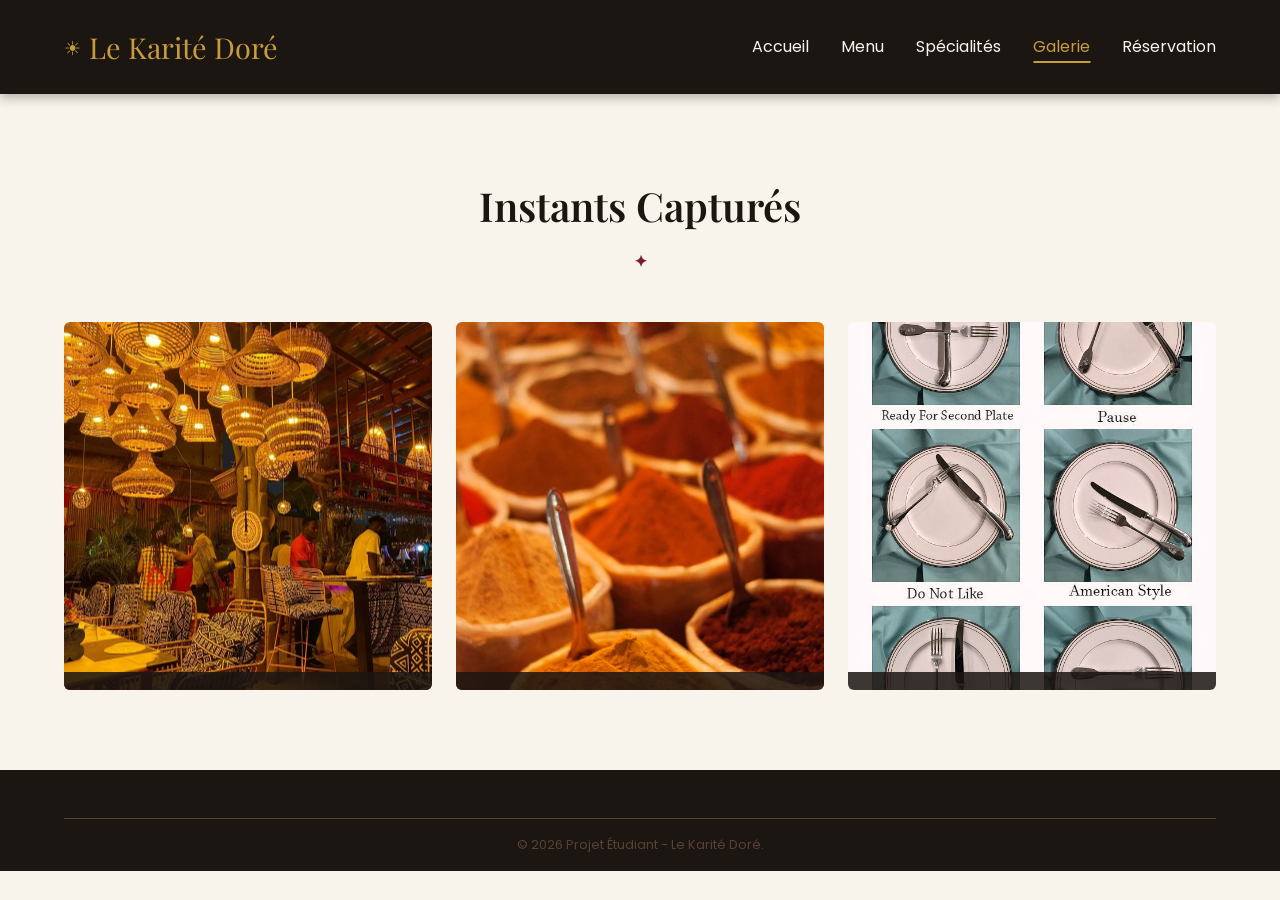
<file: galerie.html>
<!DOCTYPE html>
<html lang="fr">
<head>
    <meta charset="UTF-8">
    <meta name="viewport" content="width=device-width, initial-scale=1.0">
    <title>Galerie Visuelle | Le Karité Doré</title>
    <link rel="stylesheet" href="css/style.css">
</head>
<body>

    <header>
        <div class="logo">
            <span class="logo-symbole">☀</span> Le Karité Doré
        </div>
        <nav>
            <ul class="nav-links">
                <li><a href="index.html">Accueil</a></li>
                <li><a href="menu.html">Menu</a></li>
                <li><a href="specialites.html">Spécialités</a></li>
                <li><a href="galerie.html" class="active">Galerie</a></li>
                <li><a href="reservation.html">Réservation</a></li>
            </ul>
        </nav>
    </header>

    <section>
        <h1 class="section-title">Instants Capturés</h1>
        
        <div class="gallery-grid">
            <div class="gallery-item">
                <img src="image/salle.jpg" alt="La salle">
                <span class="gallery-caption">Notre Havre Chaleureux</span>
            </div>
            <div class="gallery-item">
                <img src="image/epice.jpg" alt="Les couleurs">
                <span class="gallery-caption">Épices & Précision</span>
            </div>
            <div class="gallery-item">
                <img src="image/service.jpg" alt="Partage">
                <span class="gallery-caption">L'Art de Recevoir</span>
            </div>
        </div>
    </section>

    <footer>
        <div class="footer-bottom">
            <p>&copy; 2026 Projet Étudiant - Le Karité Doré.</p>
        </div>
    </footer>

    <script src="js/script.js"></script>
</body>
</html>
</file>
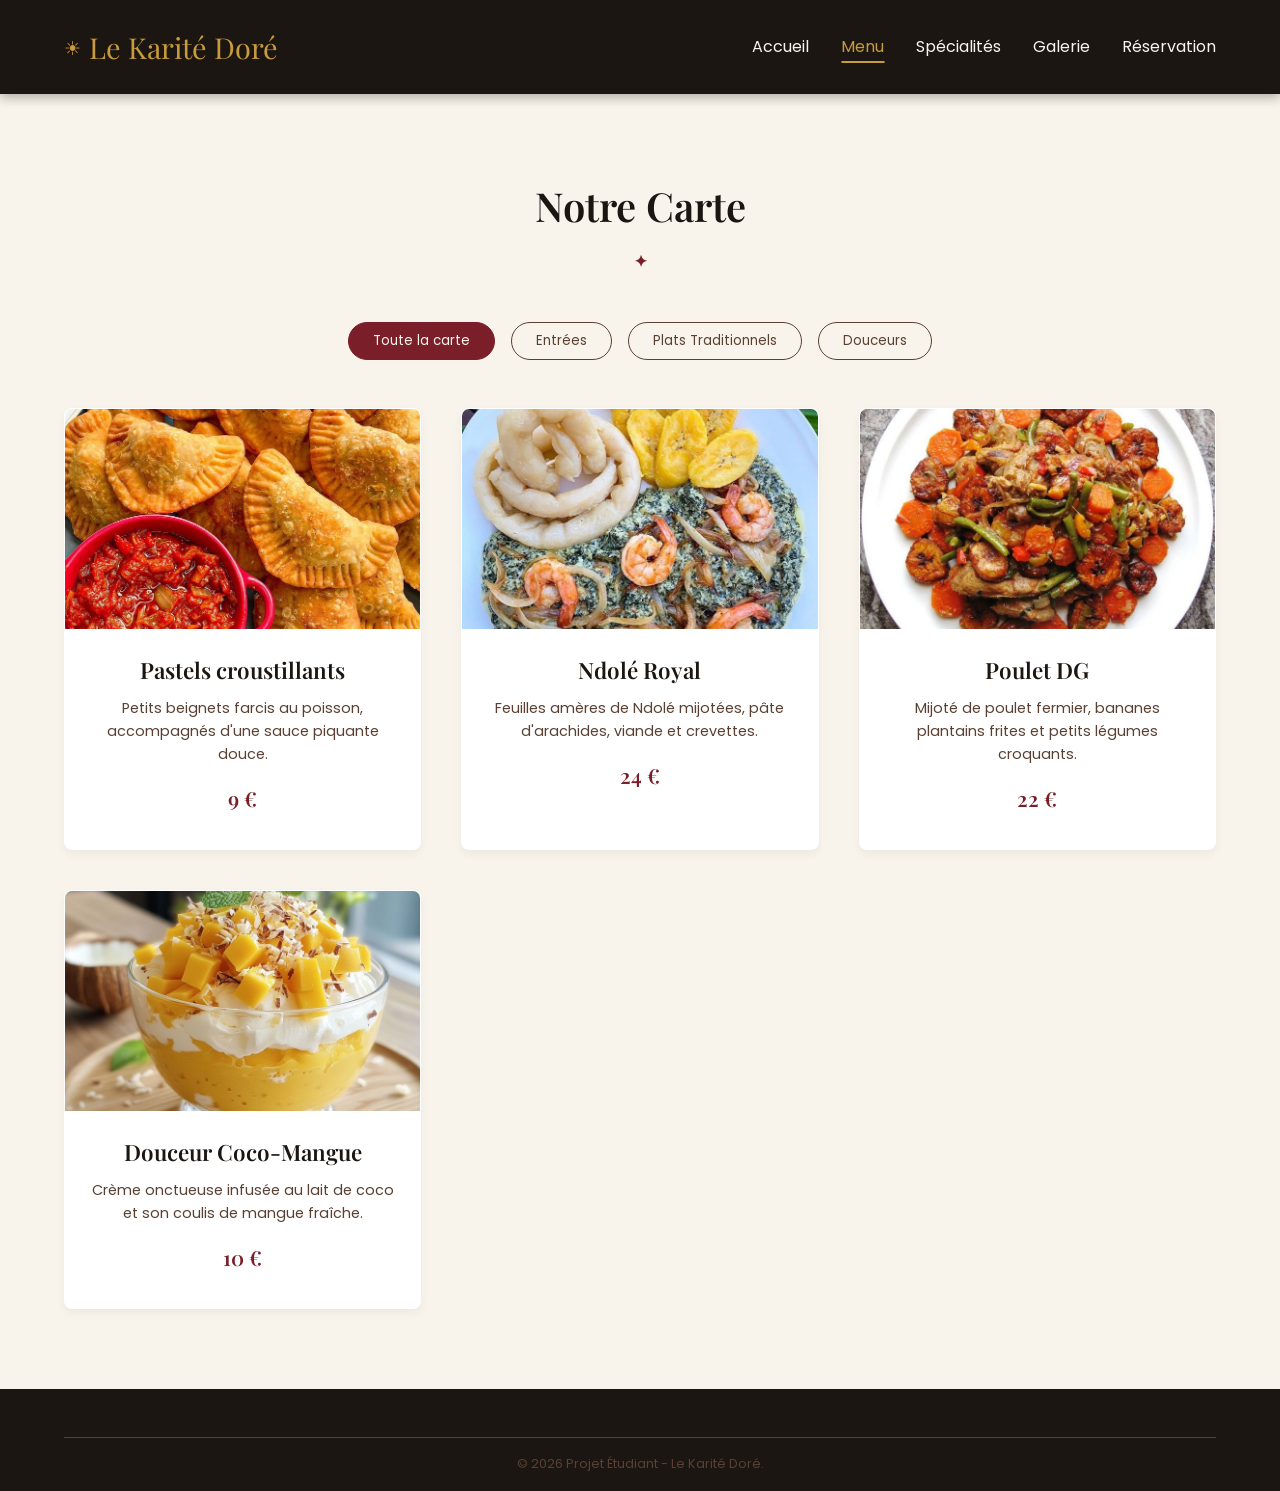
<file: menu.html>
<!DOCTYPE html>
<html lang="fr">
<head>
    <meta charset="UTF-8">
    <meta name="viewport" content="width=device-width, initial-scale=1.0">
    <title>Notre Carte | Le Karité Doré</title>
    <link rel="stylesheet" href="css/style.css">
</head>
<body>

    <header>
        <div class="logo">
            <span class="logo-symbole">☀</span> Le Karité Doré
        </div>
        <nav>
            <ul class="nav-links">
                <li><a href="index.html">Accueil</a></li>
                <li><a href="menu.html" class="active">Menu</a></li>
                <li><a href="specialites.html">Spécialités</a></li>
                <li><a href="galerie.html">Galerie</a></li>
                <li><a href="reservation.html">Réservation</a></li>
            </ul>
        </nav>
    </header>

    <section>
        <h1 class="section-title">Notre Carte</h1>
        
        <div class="filters">
            <button class="filter-btn active" data-filter="all">Toute la carte</button>
            <button class="filter-btn" data-filter="entrees">Entrées</button>
            <button class="filter-btn" data-filter="plats">Plats Traditionnels</button>
            <button class="filter-btn" data-filter="desserts">Douceurs</button>
        </div>

        <div class="menu-grid">
            
            <div class="menu-card" data-category="entrees">
                <div class="card-img">
                    <img src="image/euvre.jpg" alt="Pastels">
                    <div class="card-overlay"></div>
                </div>
                <div class="card-content">
                    <h3 class="card-title">Pastels croustillants</h3>
                    <p class="card-desc">Petits beignets farcis au poisson, accompagnés d'une sauce piquante douce.</p>
                    <span class="card-price">9 €</span>
                    <p class="hover-desc">Recette traditionnelle fait maison.</p>
                </div>
            </div>

            <div class="menu-card" data-category="plats">
                <div class="card-img">
                    <img src="image/ndole.jpg" alt="Ndolé">
                    <div class="card-overlay"></div>
                </div>
                <div class="card-content">
                    <h3 class="card-title">Ndolé Royal</h3>
                    <p class="card-desc">Feuilles amères de Ndolé mijotées, pâte d'arachides, viande et crevettes.</p>
                    <span class="card-price">24 €</span>
                    <p class="hover-desc">Le joyau de notre chef.</p>
                </div>
            </div>

            <div class="menu-card" data-category="plats">
                <div class="card-img">
                    <img src="image/poulet.jpg" alt="Poulet DG">
                    <div class="card-overlay"></div>
                </div>
                <div class="card-content">
                    <h3 class="card-title">Poulet DG</h3>
                    <p class="card-desc">Mijoté de poulet fermier, bananes plantains frites et petits légumes croquants.</p>
                    <span class="card-price">22 €</span>
                    <p class="hover-desc">Gourmand et généreux.</p>
                </div>
            </div>

            <div class="menu-card" data-category="desserts">
                <div class="card-img">
                    <img src="image/verine.jpg" alt="Dessert">
                    <div class="card-overlay"></div>
                </div>
                <div class="card-content">
                    <h3 class="card-title">Douceur Coco-Mangue</h3>
                    <p class="card-desc">Crème onctueuse infusée au lait de coco et son coulis de mangue fraîche.</p>
                    <span class="card-price">10 €</span>
                    <p class="hover-desc">La note finale parfaite.</p>
                </div>
            </div>

        </div>
    </section>

    <footer>
        <div class="footer-bottom">
            <p>&copy; 2026 Projet Étudiant - Le Karité Doré.</p>
        </div>
    </footer>

    <script src="js/script.js"></script>
</body>
</html>
</file>
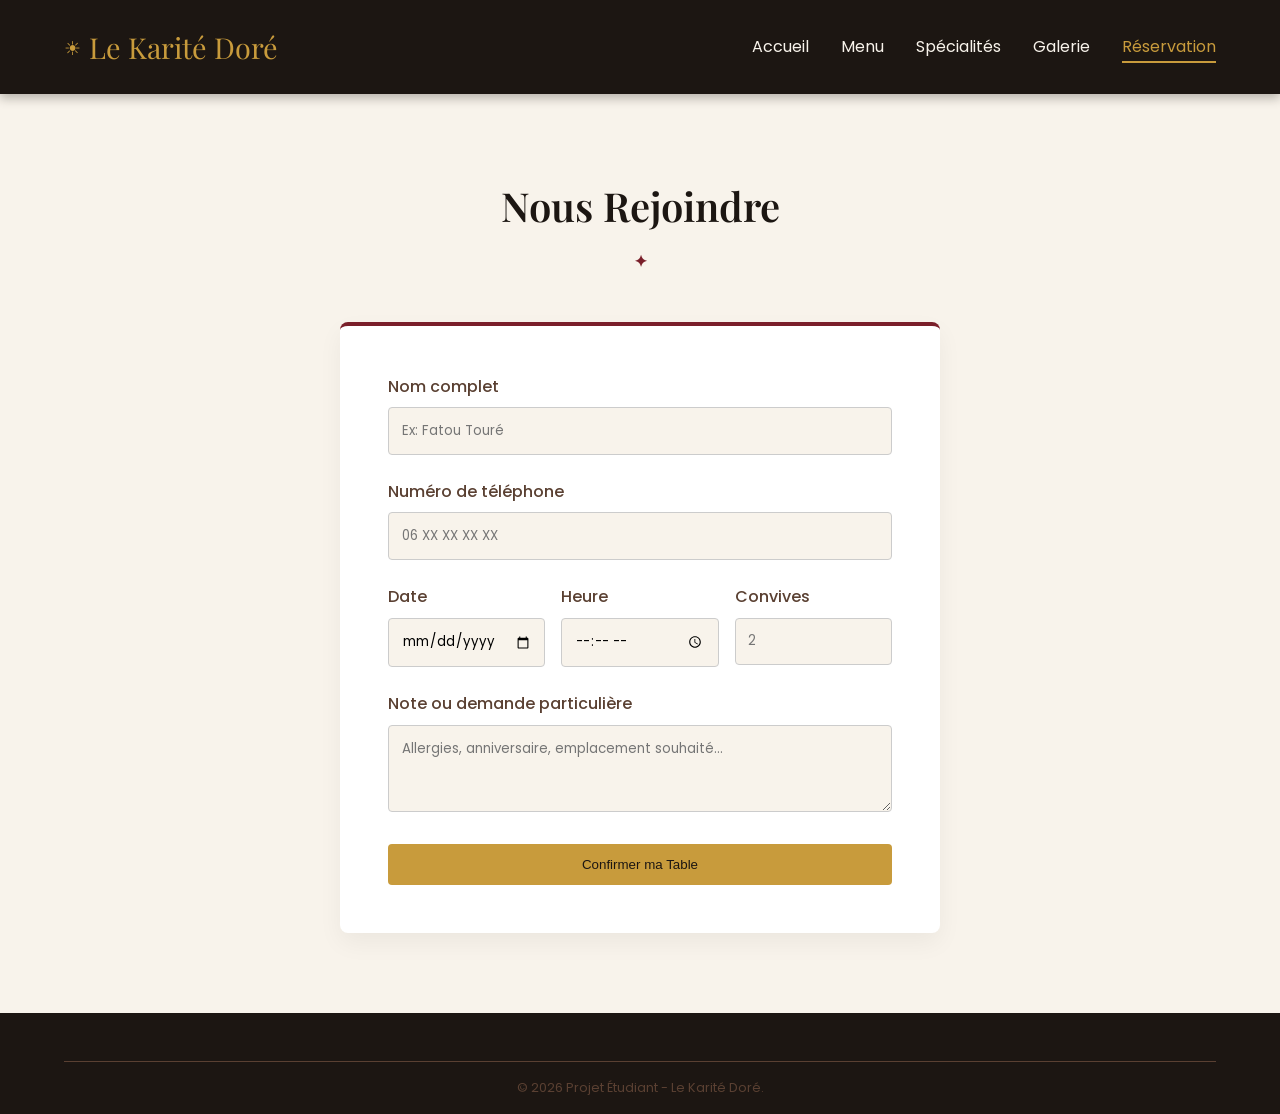
<file: reservation.html>
<!DOCTYPE html>
<html lang="fr">
<head>
    <meta charset="UTF-8">
    <meta name="viewport" content="width=device-width, initial-scale=1.0">
    <title>Réserver une Table | Le Karité Doré</title>
    <link rel="stylesheet" href="css/style.css">
</head>
<body>

    <header>
        <div class="logo">
            <span class="logo-symbole">☀</span> Le Karité Doré
        </div>
        <nav>
            <ul class="nav-links">
                <li><a href="index.html">Accueil</a></li>
                <li><a href="menu.html">Menu</a></li>
                <li><a href="specialites.html">Spécialités</a></li>
                <li><a href="galerie.html">Galerie</a></li>
                <li><a href="reservation.html" class="active">Réservation</a></li>
            </ul>
        </nav>
    </header>

    <div id="popup-msg" class="popup">
        ✦ Votre demande de réservation a été validée avec succès !
    </div>

    <section>
        <h1 class="section-title">Nous Rejoindre</h1>
        
        <div class="reservation-container">
            <form id="reservation-form">
                <div class="form-group">
                    <label for="nom">Nom complet</label>
                    <input type="text" id="nom" class="form-control" required placeholder="Ex: Fatou Touré">
                </div>
                
                <div class="form-group">
                    <label for="tel">Numéro de téléphone</label>
                    <input type="tel" id="tel" class="form-control" required placeholder="06 XX XX XX XX">
                </div>

                <div style="display: flex; gap: 1rem; flex-wrap: wrap;">
                    <div class="form-group" style="flex: 1; min-width: 120px;">
                        <label for="date">Date</label>
                        <input type="date" id="date" class="form-control" required>
                    </div>
                    <div class="form-group" style="flex: 1; min-width: 120px;">
                        <label for="heure">Heure</label>
                        <input type="time" id="heure" class="form-control" required>
                    </div>
                    <div class="form-group" style="flex: 1; min-width: 120px;">
                        <label for="convives">Convives</label>
                        <input type="number" id="convives" class="form-control" min="1" max="12" placeholder="2" required>
                    </div>
                </div>

                <div class="form-group">
                    <label for="note">Note ou demande particulière</label>
                    <textarea id="note" class="form-control" rows="3" placeholder="Allergies, anniversaire, emplacement souhaité..."></textarea>
                </div>

                <button type="submit" class="btn" style="width: 100%;">Confirmer ma Table</button>
            </form>
        </div>
    </section>

    <footer>
        <div class="footer-bottom">
            <p>&copy; 2026 Projet Étudiant - Le Karité Doré.</p>
        </div>
    </footer>

    <script src="js/script.js"></script>
</body>
</html>
</file>
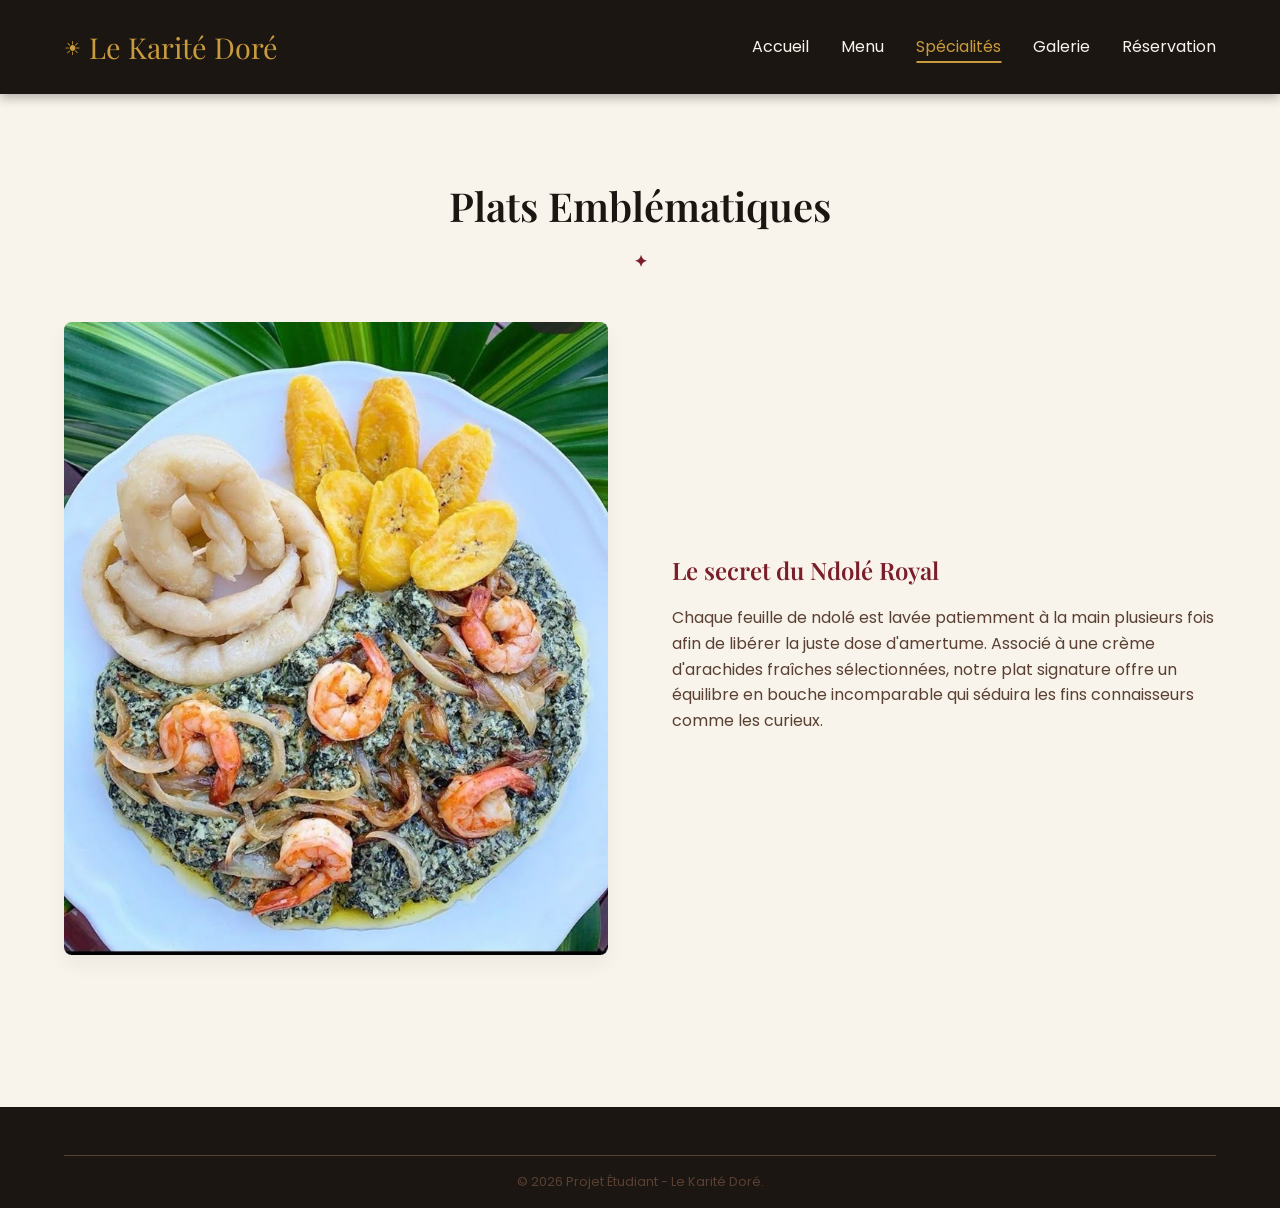
<file: specialites.html>
<!DOCTYPE html>
<html lang="fr">
<head>
    <meta charset="UTF-8">
    <meta name="viewport" content="width=device-width, initial-scale=1.0">
    <title>Nos Spécialités | Le Karité Doré</title>
    <link rel="stylesheet" href="css/style.css">
</head>
<body>

    <header>
        <div class="logo">
            <span class="logo-symbole">☀</span> Le Karité Doré
        </div>
        <nav>
            <ul class="nav-links">
                <li><a href="index.html">Accueil</a></li>
                <li><a href="menu.html">Menu</a></li>
                <li><a href="specialites.html" class="active">Spécialités</a></li>
                <li><a href="galerie.html">Galerie</a></li>
                <li><a href="reservation.html">Réservation</a></li>
            </ul>
        </nav>
    </header>

    <section>
        <h1 class="section-title">Plats Emblématiques</h1>
        
        <div style="display: flex; flex-wrap: wrap; gap: 4rem; align-items: center; margin-bottom: 4rem;">
            <div style="flex: 1; min-width: 300px;">
                <img src="image/ndole.jpg" alt="Focus Ndolé" style="width: 100%; border-radius: 8px; box-shadow: 0 10px 20px rgba(0,0,0,0.05);">
            </div>
            <div style="flex: 1; min-width: 300px;">
                <h2 style="color: var(--bordeaux); margin-bottom: 1rem;">Le secret du Ndolé Royal</h2>
                <p style="color: var(--moka);">Chaque feuille de ndolé est lavée patiemment à la main plusieurs fois afin de libérer la juste dose d'amertume. Associé à une crème d'arachides fraîches sélectionnées, notre plat signature offre un équilibre en bouche incomparable qui séduira les fins connaisseurs comme les curieux.</p>
            </div>
        </div>
    </section>

    <footer>
        <div class="footer-bottom">
            <p>&copy; 2026 Projet Étudiant - Le Karité Doré.</p>
        </div>
    </footer>

    <script src="js/script.js"></script>
</body>
</html>
</file>
<file: css/style.css>
/* =========================================
   RESET & VARIABLES
========================================= */
@import url('https://fonts.googleapis.com/css2?family=Playfair+Display:ital,wght@0,400;0,600;1,400&family=Poppins:wght@300;400;500&display=swap');

:root {
  --noir-profond: #1C1612;
  --bordeaux: #7A1F2A;
  --or-chaud: #C89B3C;
  --creme: #F8F3EB;
  --moka: #5A4032;
  
  --font-titre: 'Playfair Display', serif;
  --font-texte: 'Poppins', sans-serif;
}

* {
  margin: 0;
  padding: 0;
  box-sizing: border-box;
}

body {
  background-color: var(--creme);
  color: var(--noir-profond);
  font-family: var(--font-texte);
  line-height: 1.6;
}

h1, h2, h3 {
  font-family: var(--font-titre);
  font-weight: 600;
}

a {
  text-decoration: none;
  color: inherit;
}

/* =========================================
   HEADER & NAVIGATION
========================================= */
header {
  background-color: var(--noir-profond);
  color: var(--creme);
  padding: 1.5rem 5%;
  display: flex;
  justify-content: space-between;
  align-items: center;
  position: sticky;
  top: 0;
  z-index: 100;
  box-shadow: 0 4px 10px rgba(28, 22, 18, 0.3);
}

.logo {
  font-family: var(--font-titre);
  font-size: 1.8rem;
  color: var(--or-chaud);
  display: flex;
  align-items: center;
  gap: 8px;
}

.logo-symbole {
  font-size: 1.2rem;
  color: var(--or-chaud);
}

.nav-links {
  list-style: none;
  display: flex;
  gap: 2rem;
}

/* Hover Effect : Liens de navigation (Soulignement centré) */
.nav-links a {
  position: relative;
  padding-bottom: 5px;
  transition: color 0.3s ease;
}

.nav-links a:hover, .nav-links a.active {
  color: var(--or-chaud);
}

.nav-links a::after {
  content: '';
  position: absolute;
  width: 0;
  height: 2px;
  bottom: 0;
  left: 50%;
  background-color: var(--or-chaud);
  transition: all 0.3s ease;
  transform: translateX(-50%);
}

.nav-links a:hover::after, .nav-links a.active::after {
  width: 100%;
}

/* =========================================
   BOUTONS
========================================= */
.btn {
  display: inline-block;
  background-color: var(--or-chaud);
  color: var(--noir-profond);
  padding: 0.8rem 2rem;
  border-radius: 4px;
  font-weight: 500;
  border: none;
  cursor: pointer;
  transition: all 0.4s ease;
  position: relative;
  overflow: hidden;
  z-index: 1;
}

/* Hover Effect : Boutons avec glissement de couleur */
.btn::before {
  content: '';
  position: absolute;
  top: 0;
  left: -100%;
  width: 100%;
  height: 100%;
  background-color: var(--bordeaux);
  transition: all 0.4s ease;
  z-index: -1;
}

.btn:hover::before {
  left: 0;
}

.btn:hover {
  color: var(--creme);
  transform: translateY(-3px);
  box-shadow: 0 5px 15px rgba(122, 31, 42, 0.4);
}

.btn-outline {
  background: transparent;
  border: 2px solid var(--or-chaud);
  color: var(--or-chaud);
}

/* =========================================
   HERO BANNER
========================================= */
.hero {
  height: 75vh;
  background: linear-gradient(rgba(28, 22, 18, 0.75), rgba(28, 22, 18, 0.75)), url(image/accueil.jpg) center/cover;
  display: flex;
  align-items: center;
  justify-content: center;
  text-align: center;
  color: var(--creme);
}

.hero-content h1 {
  font-size: 3.5rem;
  color: var(--or-chaud);
  margin-bottom: 1rem;
}

.hero-content p {
  font-size: 1.2rem;
  margin-bottom: 2rem;
  max-width: 600px;
}

/* =========================================
   SECTIONS GÉNÉRALES
========================================= */
section {
  padding: 5rem 5%;
}

.section-title {
  text-align: center;
  font-size: 2.5rem;
  color: var(--noir-profond);
  margin-bottom: 3rem;
  position: relative;
}

.section-title::after {
  content: '✦';
  display: block;
  font-size: 1rem;
  color: var(--bordeaux);
  margin-top: 10px;
}

/* =========================================
   PAGE MENU - FILTRES & CARTES
========================================= */
.filters {
  display: flex;
  justify-content: center;
  flex-wrap: wrap;
  gap: 1rem;
  margin-bottom: 3rem;
}

.filter-btn {
  background: transparent;
  border: 1px solid var(--moka);
  color: var(--moka);
  padding: 0.5rem 1.5rem;
  border-radius: 30px;
  cursor: pointer;
  transition: 0.3s ease;
  font-family: var(--font-texte);
}

.filter-btn:hover, .filter-btn.active {
  background: var(--bordeaux);
  color: var(--creme);
  border-color: var(--bordeaux);
}

.menu-grid {
  display: grid;
  grid-template-columns: repeat(auto-fit, minmax(300px, 1fr));
  gap: 2.5rem;
}

.menu-card {
  background: #fff;
  border-radius: 8px;
  overflow: hidden;
  box-shadow: 0 4px 10px rgba(0,0,0,0.05);
  transition: all 0.4s ease;
  position: relative;
  border: 1px solid transparent;
}

.card-img {
  height: 220px;
  overflow: hidden;
  position: relative;
}

.card-img img {
  width: 100%;
  height: 100%;
  object-fit: cover;
  transition: transform 0.6s ease;
}

.card-overlay {
  position: absolute;
  top: 0; left: 0; right: 0; bottom: 0;
  background: linear-gradient(to top, rgba(28, 22, 18, 0.6), transparent);
  opacity: 0;
  transition: opacity 0.4s ease;
}

.card-content {
  padding: 1.5rem;
  text-align: center;
  position: relative;
}

.card-title {
  font-size: 1.4rem;
  color: var(--noir-profond);
  margin-bottom: 0.5rem;
  transition: color 0.3s;
}

.card-desc {
  font-size: 0.9rem;
  color: var(--moka);
  margin-bottom: 1rem;
}

.card-price {
  font-family: var(--font-titre);
  font-size: 1.3rem;
  color: var(--bordeaux);
  font-weight: 600;
}

.hover-desc {
  font-size: 0.85rem;
  color: var(--or-chaud);
  font-style: italic;
  max-height: 0;
  opacity: 0;
  transition: all 0.4s ease;
  margin-top: 10px;
}

/* Multi-hover des cartes menu */
.menu-card:hover {
  transform: translateY(-8px);
  box-shadow: 0 15px 30px rgba(90, 64, 50, 0.15);
  border-color: var(--or-chaud);
}

.menu-card:hover .card-img img {
  transform: scale(1.08);
}

.menu-card:hover .card-overlay {
  opacity: 1;
}

.menu-card:hover .card-title {
  color: var(--bordeaux);
}

.menu-card:hover .hover-desc {
  max-height: 30px;
  opacity: 1;
}

/* =========================================
   PAGE GALERIE
========================================= */
.gallery-grid {
  display: grid;
  grid-template-columns: repeat(auto-fit, minmax(250px, 1fr));
  gap: 1.5rem;
}

.gallery-item {
  position: relative;
  border-radius: 6px;
  overflow: hidden;
  cursor: pointer;
  aspect-ratio: 1 / 1;
}

.gallery-item img {
  width: 100%;
  height: 100%;
  object-fit: cover;
  transition: 0.5s ease;
}

.gallery-caption {
  position: absolute;
  bottom: -40px;
  left: 0;
  width: 100%;
  padding: 1rem;
  background: rgba(28, 22, 18, 0.85);
  color: var(--or-chaud);
  text-align: center;
  font-family: var(--font-titre);
  transition: 0.4s ease;
}

.gallery-item:hover img {
  transform: scale(1.1);
  filter: brightness(0.7);
}

.gallery-item:hover .gallery-caption {
  bottom: 0;
}

/* =========================================
   FORMULAIRE DE RÉSERVATION
========================================= */
.reservation-container {
  max-width: 600px;
  margin: 0 auto;
  background: #fff;
  padding: 3rem;
  border-radius: 8px;
  box-shadow: 0 10px 25px rgba(0,0,0,0.05);
  border-top: 4px solid var(--bordeaux);
}

.form-group {
  margin-bottom: 1.5rem;
}

.form-group label {
  display: block;
  margin-bottom: 0.5rem;
  color: var(--moka);
  font-weight: 500;
}

.form-control {
  width: 100%;
  padding: 0.8rem;
  border: 1px solid #ccc;
  border-radius: 4px;
  font-family: var(--font-texte);
  background: var(--creme);
  transition: 0.3s;
}

.form-control:focus {
  outline: none;
  border-color: var(--or-chaud);
  background: #fff;
}

/* Toast/Popup de confirmation */
.popup {
  position: fixed;
  top: 20px;
  right: 20px;
  background: var(--bordeaux);
  color: var(--creme);
  padding: 1rem 2rem;
  border-radius: 4px;
  box-shadow: 0 4px 10px rgba(0,0,0,0.2);
  transform: translateX(150%);
  transition: transform 0.4s cubic-bezier(0.68, -0.55, 0.27, 1.55);
  z-index: 1000;
}

.popup.show {
  transform: translateX(0);
}

/* =========================================
   FOOTER
========================================= */
footer {
  background-color: var(--noir-profond);
  color: var(--creme);
  text-align: center;
  padding: 3rem 5% 1rem;
}

.footer-content {
  margin-bottom: 2rem;
}

.footer-content h3 {
  color: var(--or-chaud);
  margin-bottom: 1rem;
}

.footer-bottom {
  font-size: 0.8rem;
  color: var(--moka);
  border-top: 1px solid var(--moka);
  padding-top: 1rem;
}

/* =========================================
   RESPONSIVE DE BASE
========================================= */
@media (max-width: 768px) {
  .nav-links {
    display: none; /* Simplifié pour le niveau d'études actuel */
  }
  .hero-content h1 {
    font-size: 2.3rem;
  }
  section {
    padding: 3rem 5%;
  }
}
</file>
